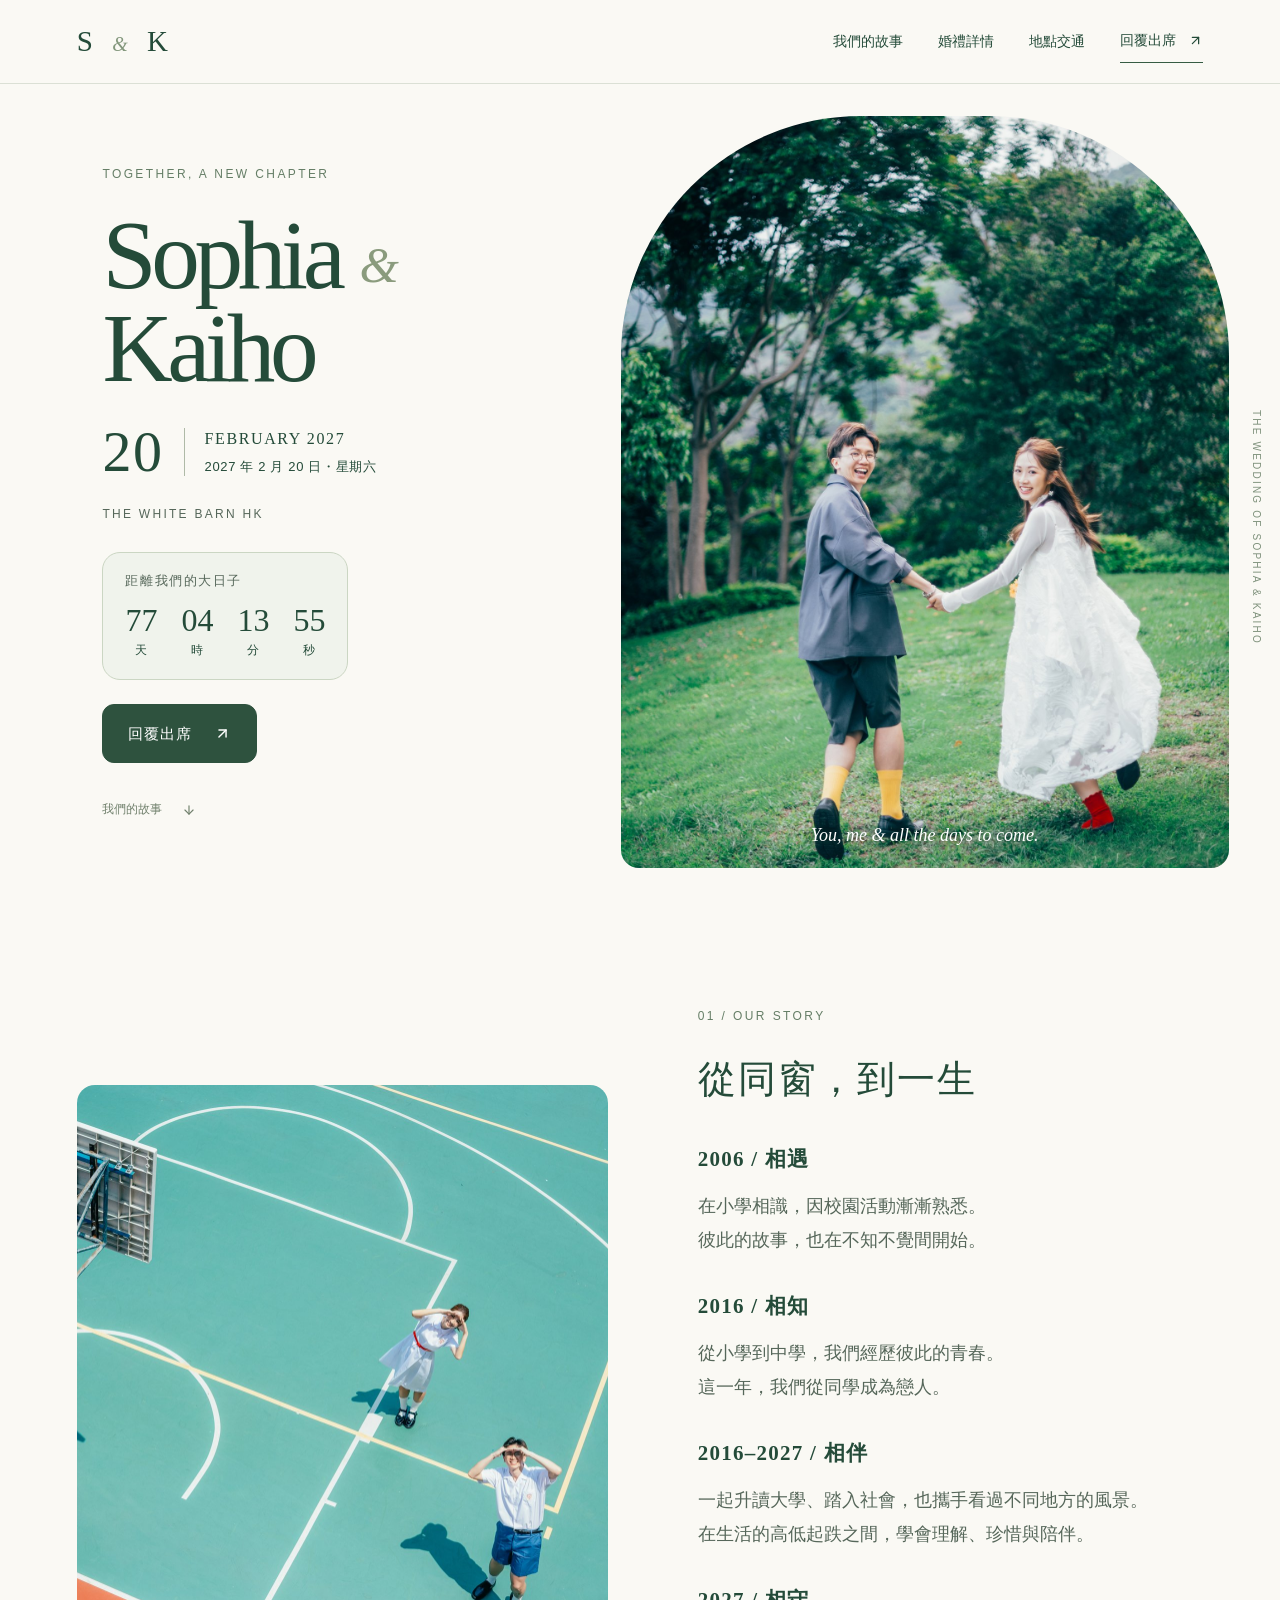
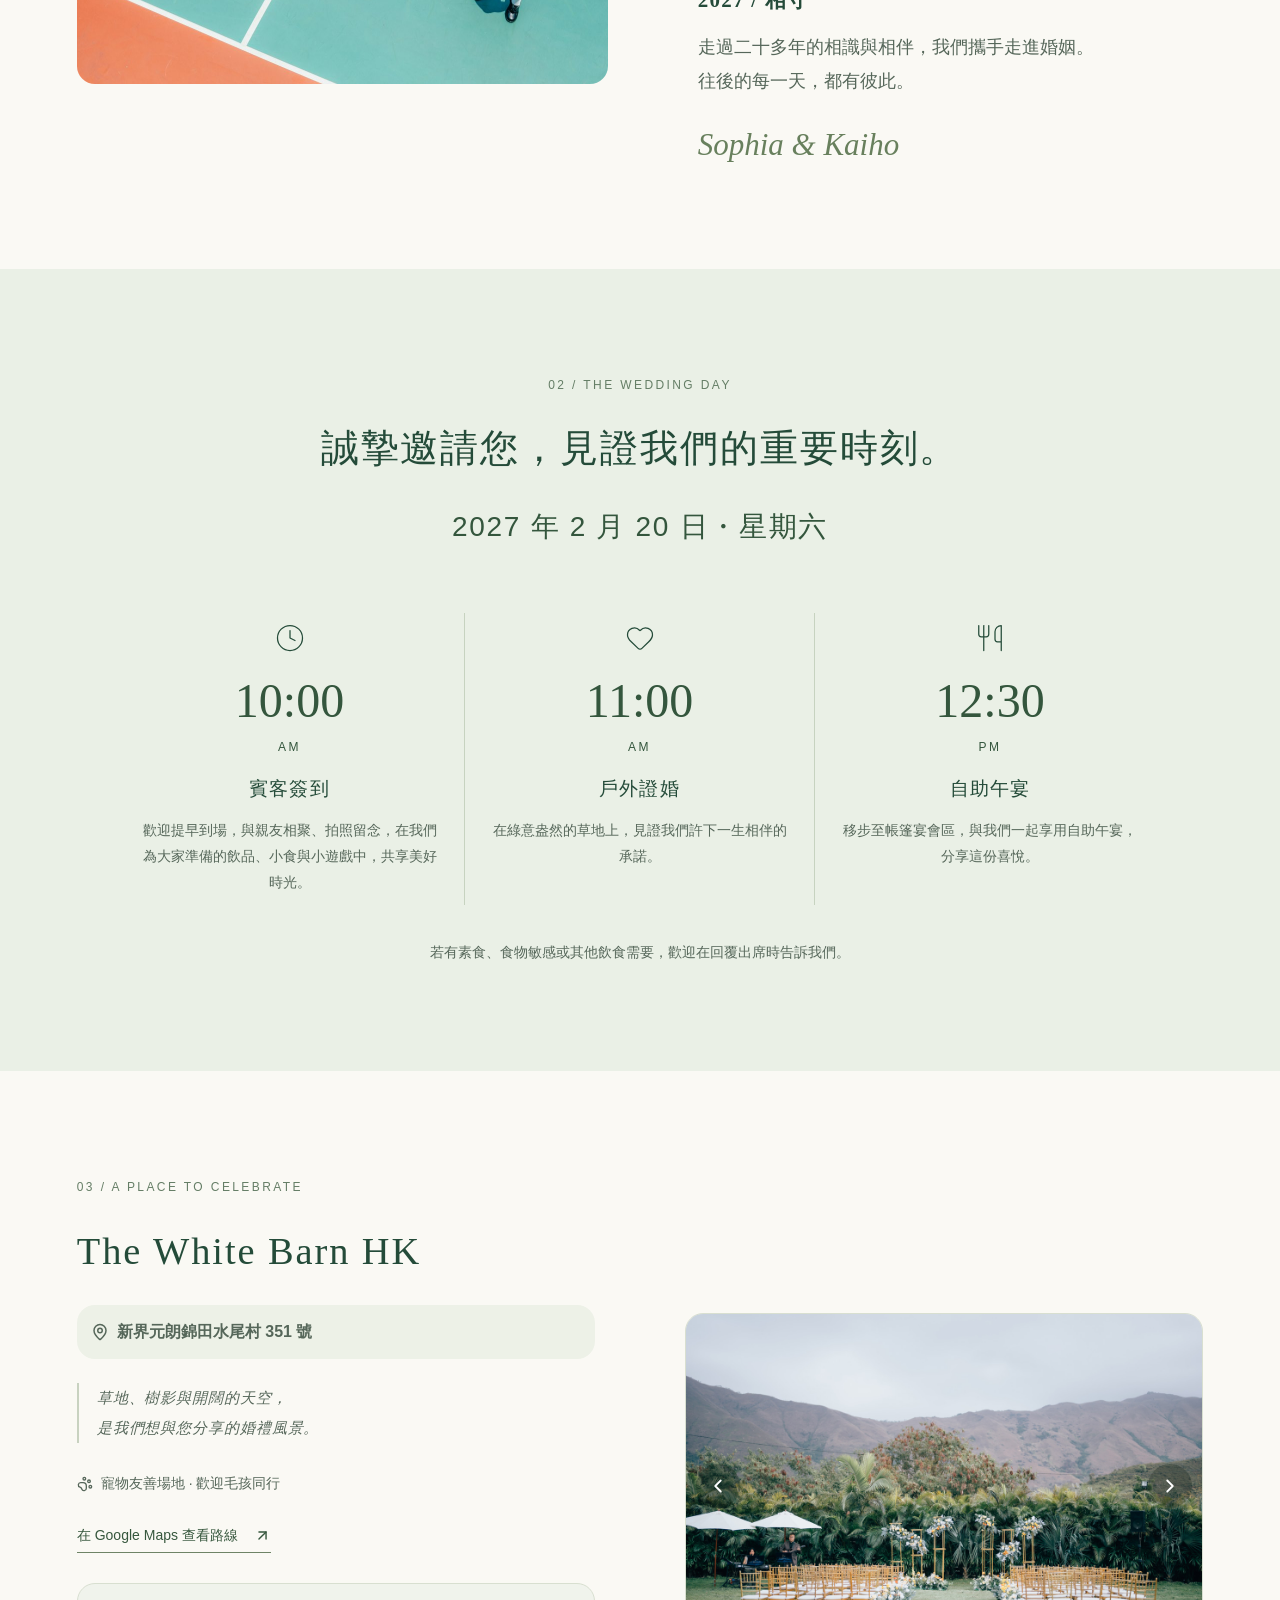
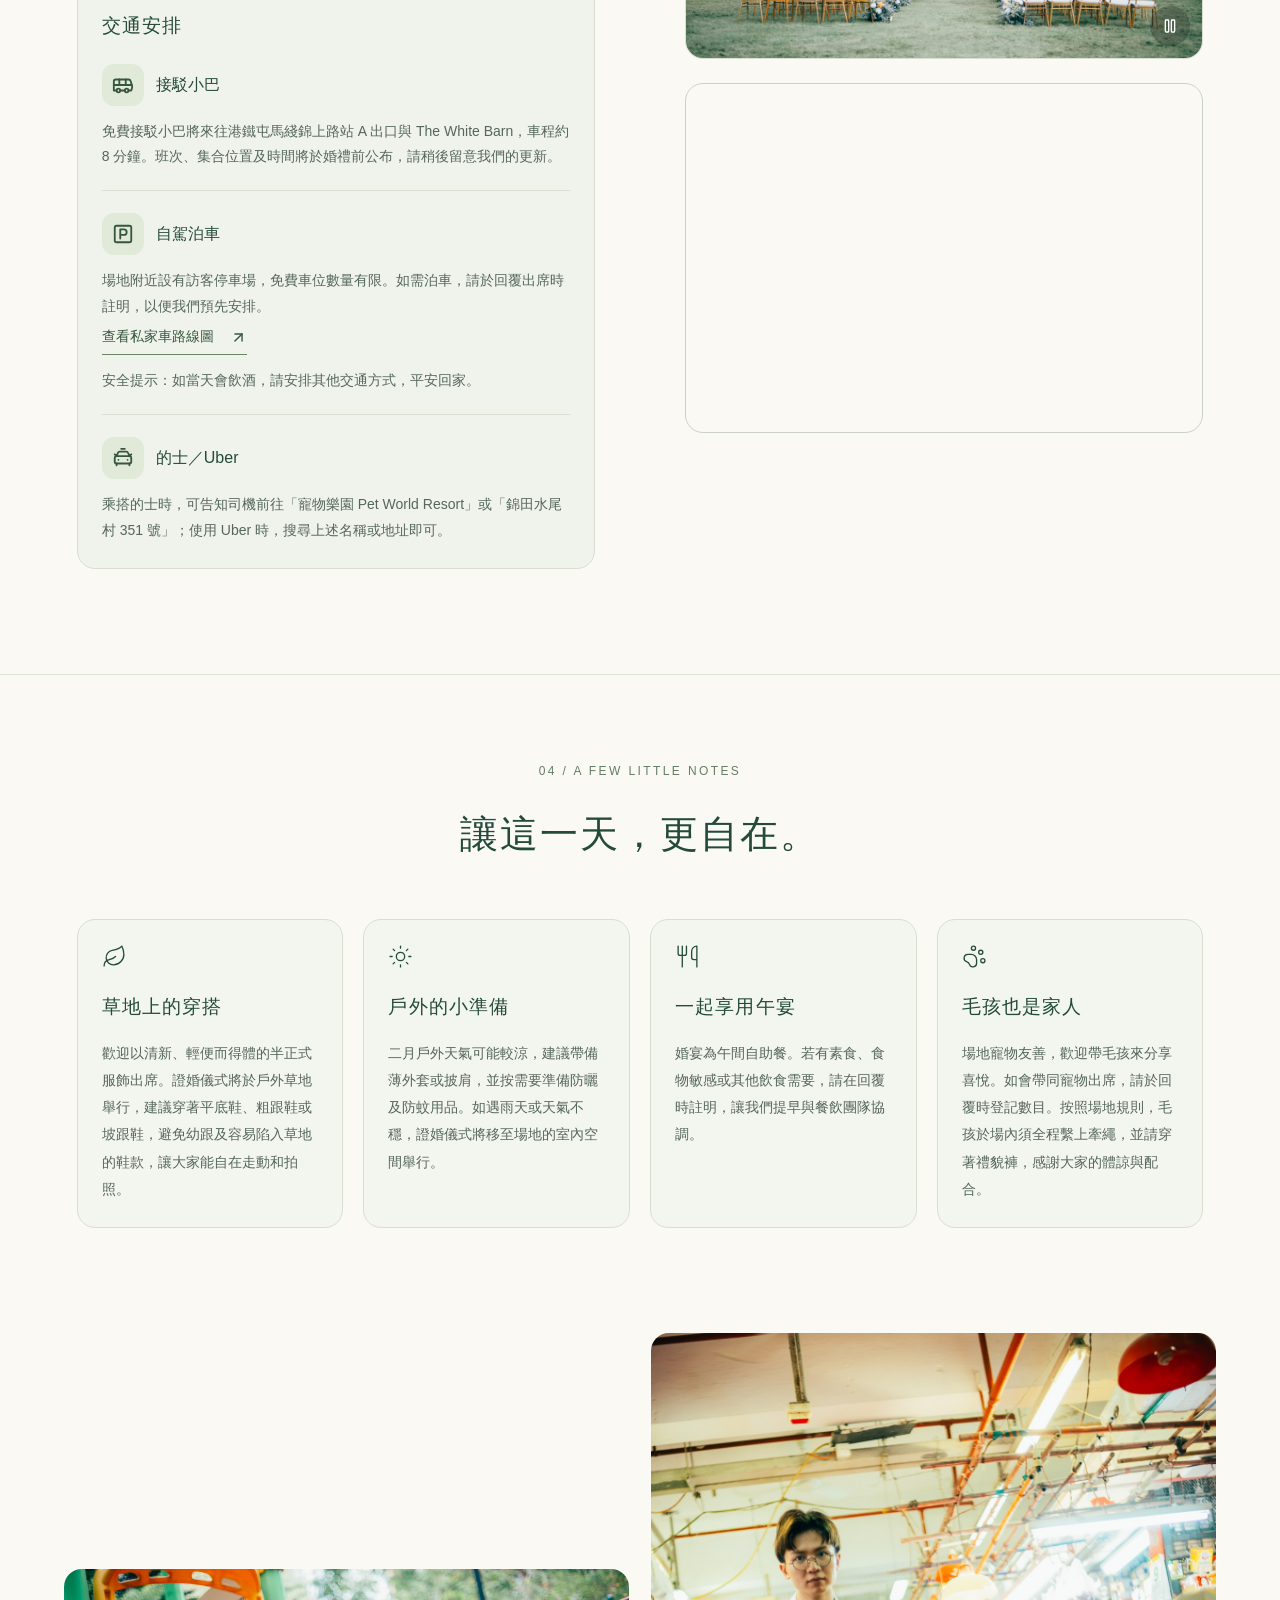
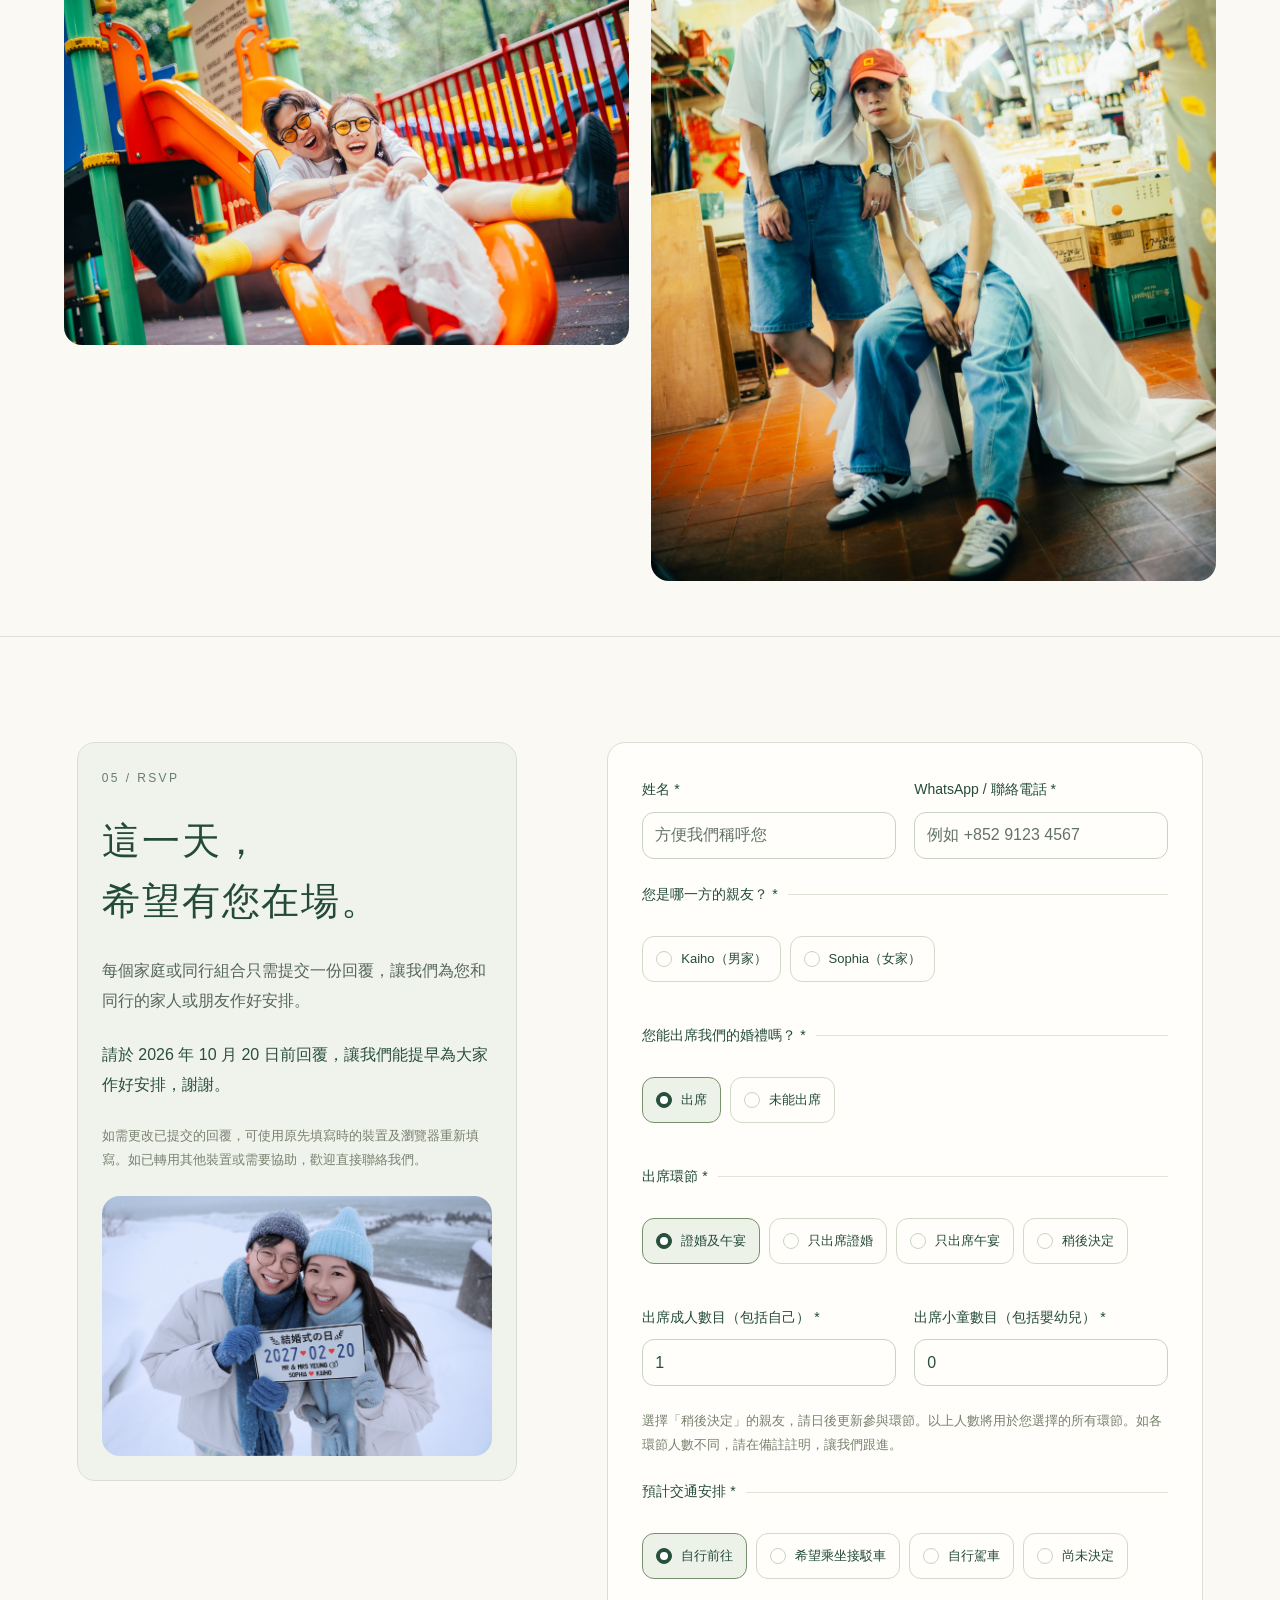
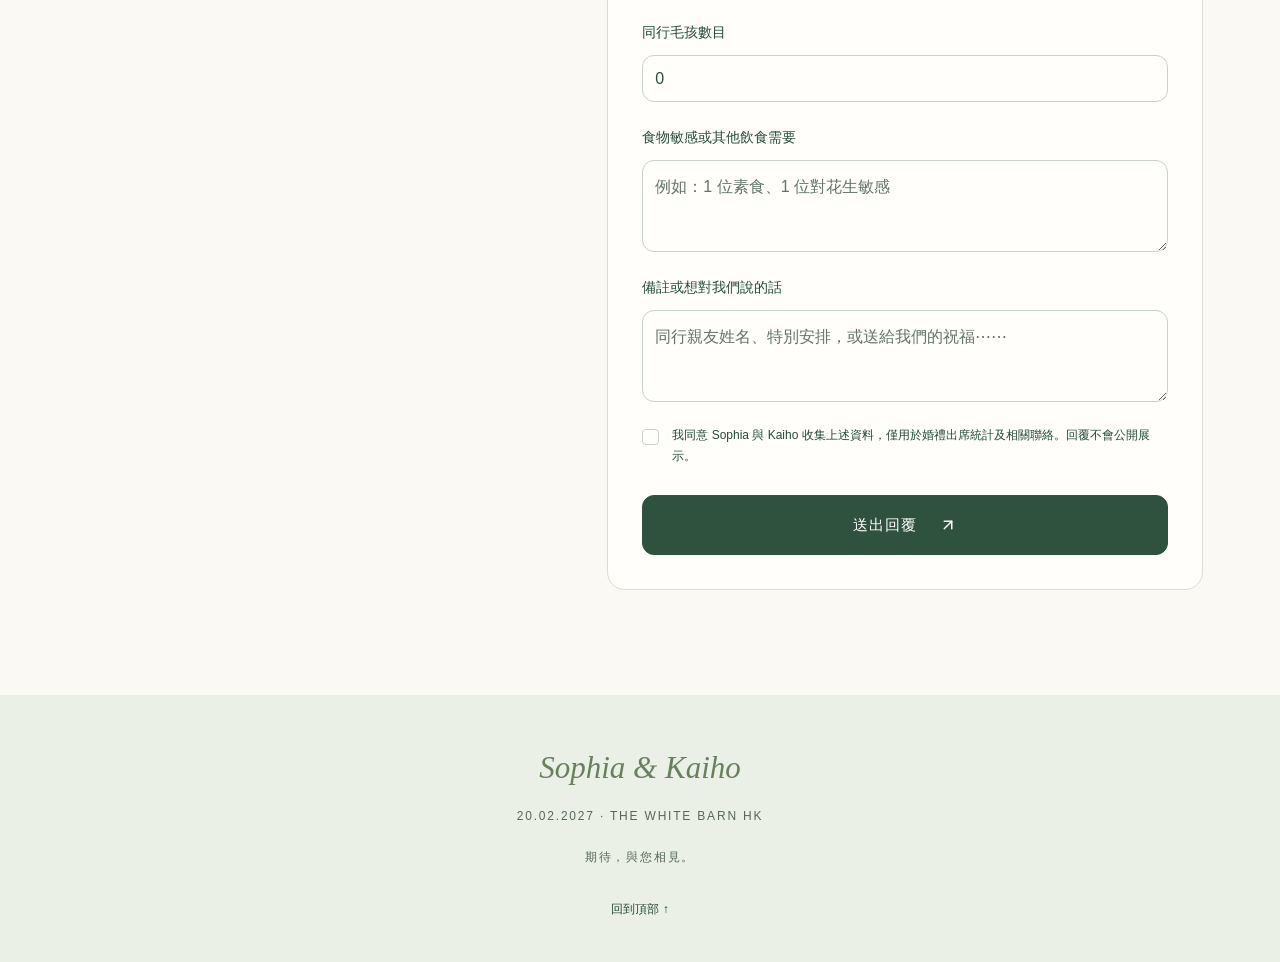
<file: docs/index.html>
<!doctype html><html lang="zh-Hant"><head><meta charset="UTF-8"><meta name="viewport" content="width=device-width,initial-scale=1"><meta name="theme-color" content="#294f3d"><meta name="robots" content="noindex,nofollow"><title>Sophia & Kaiho｜2027.02.20 婚禮請柬</title><meta name="description" content="從同窗，到一生。2027年2月20日，誠邀您到 The White Barn HK 見證我們的幸福。上午10時簽到、11時草地證婚、12時30分自助午宴。"><meta property="og:type" content="website"><meta property="og:title" content="Sophia & Kaiho · We're getting married!"><meta property="og:description" content="2027.02.20｜The White Barn HK｜誠邀您見證我們的幸福，點此回覆出席。"><meta property="og:image" content="https://yeungkaiho.github.io/weddinginvitation_chatgpt/images/rsvp.jpg"><meta property="og:image:type" content="image/jpeg"><meta property="og:image:width" content="1600"><meta property="og:image:height" content="1066"><meta property="og:image:alt" content="Sophia 與 Kaiho 在草地上蹲著舉起婚禮日期牌"><meta name="twitter:card" content="summary_large_image"><meta name="twitter:image" content="https://yeungkaiho.github.io/weddinginvitation_chatgpt/images/rsvp.jpg"><meta property="og:url" content="https://yeungkaiho.github.io/weddinginvitation_chatgpt/"><link rel="icon" href="data:image/svg+xml,%3Csvg xmlns='http://www.w3.org/2000/svg' viewBox='0 0 64 64'%3E%3Crect width='64' height='64' rx='32' fill='%23294f3d'/%3E%3Ctext x='32' y='43' text-anchor='middle' fill='white' font-size='36' font-family='Georgia'%3E%26%3C/text%3E%3C/svg%3E">  <script type="module" crossorigin src="./assets/index-DcMZc89v.js"></script>
  <link rel="stylesheet" crossorigin href="./assets/index-DY7ZsFFm.css">
</head><body><div id="root"></div></body></html>
</file>
